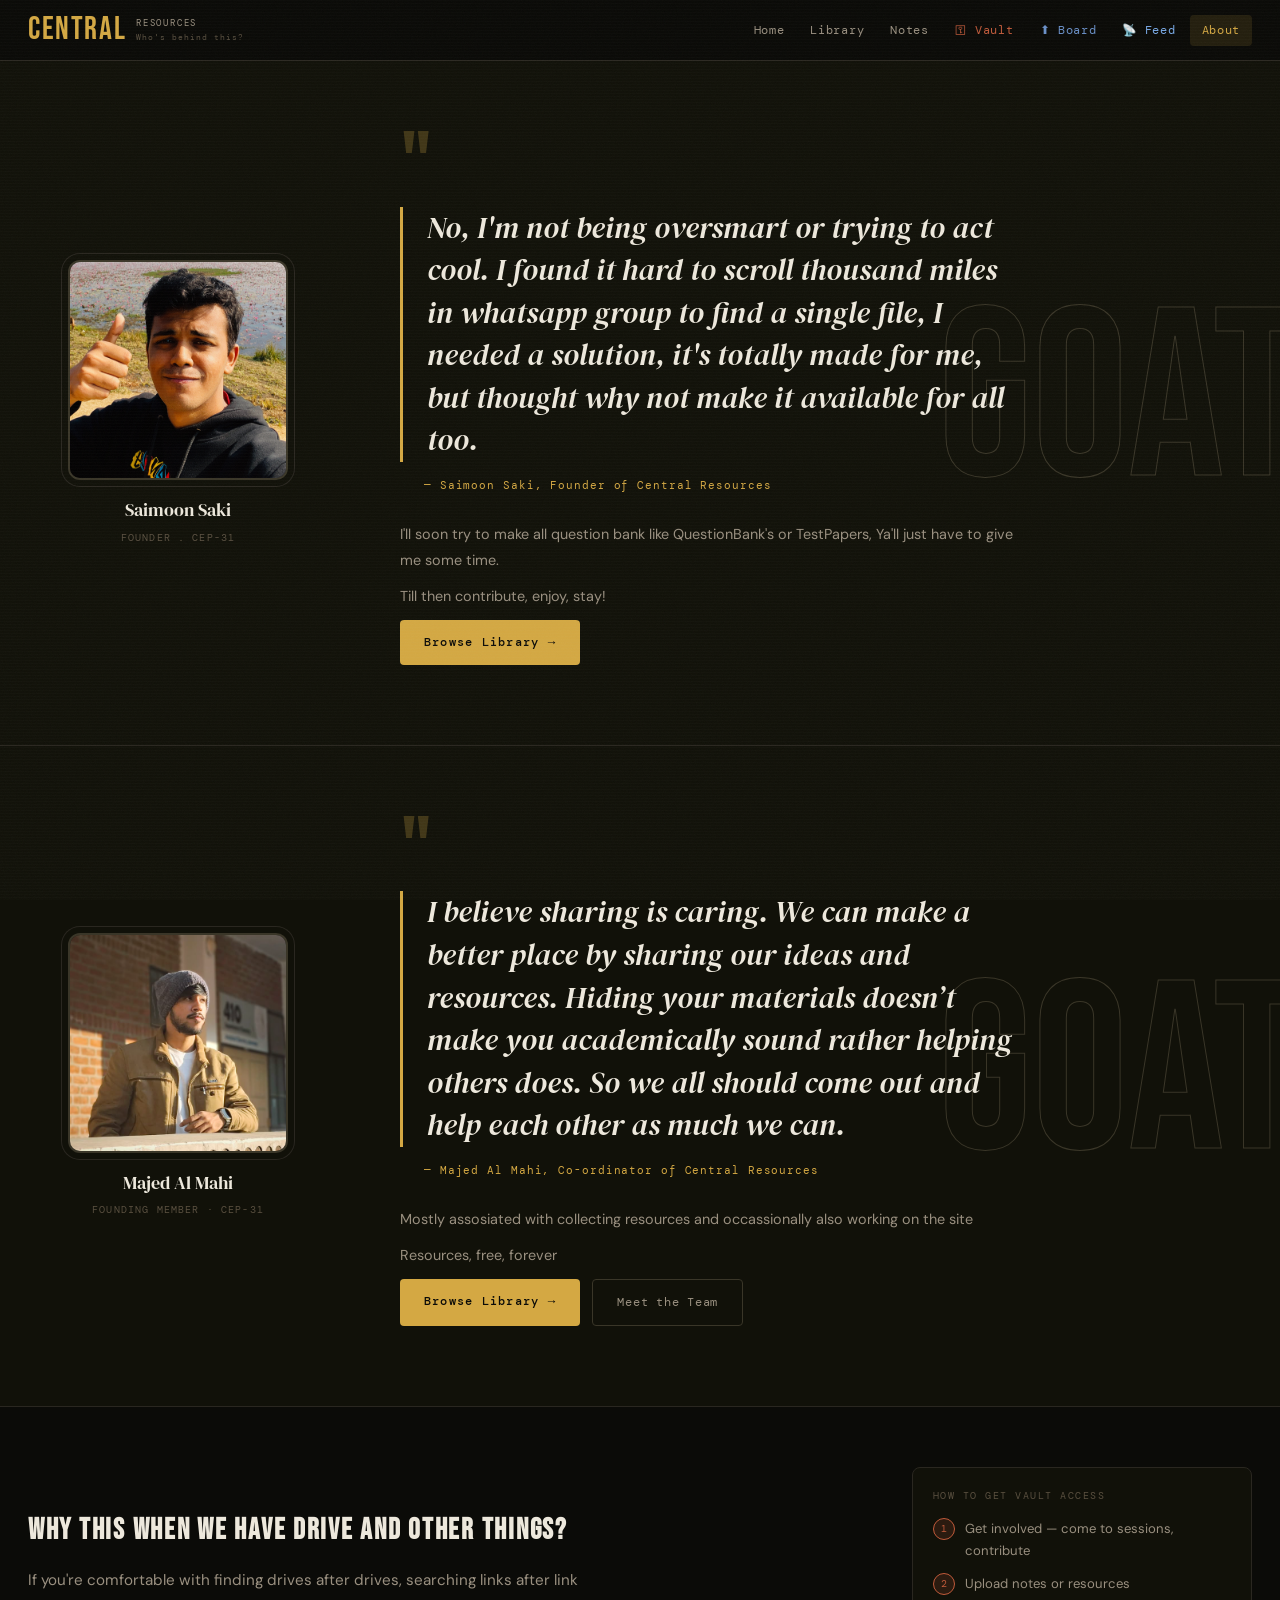
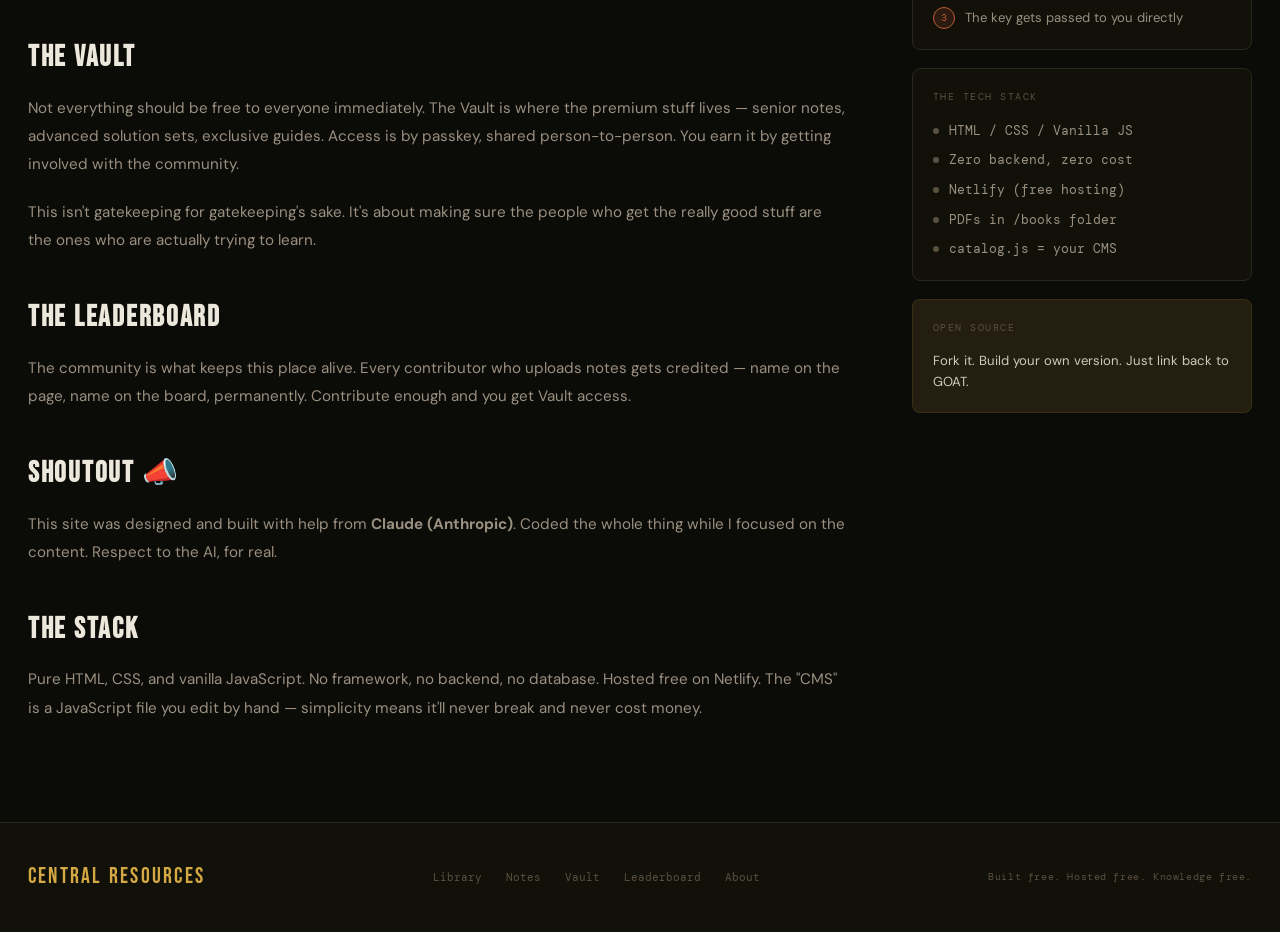
<file: central/about.html>
<!DOCTYPE html>
<html lang="en">
<head>
  <meta charset="UTF-8" />
  <meta name="viewport" content="width=device-width, initial-scale=1.0" />
  <title>Behind the Screen</title>
  <link rel="stylesheet" href="css/style.css" />
  <link rel="preconnect" href="https://fonts.googleapis.com" />
  <link href="https://fonts.googleapis.com/css2?family=Bebas+Neue&family=DM+Serif+Display:ital@0;1&family=DM+Mono:wght@300;400;500&family=DM+Sans:ital,wght@0,300;0,400;1,300&display=swap" rel="stylesheet" />
</head>
<body>
  <div class="noise"></div>
  <div class="scanlines"></div>

  <header class="site-header">
    <div class="header-inner">
      <a href="index.html" class="logo-block">
        <div class="logo-goat">Central</div>
        <div class="logo-right">
          <div class="logo-pub">Resources</div>
          <div class="logo-sub">Who's behind this?</div>
        </div>
      </a>
      <nav class="main-nav">
        <a href="index.html" class="nav-link">Home</a>
        <a href="library.html" class="nav-link">Library</a>
        <a href="notes.html" class="nav-link">Notes</a>
        <a href="vault.html" class="nav-link vault-link">⚿ Vault</a>
        <a href="leaderboard.html" class="nav-link lb-link">⬆ Board</a>
        <a href="feed.html" class="nav-link feed-link">📡 Feed</a>
        <a href="about.html" class="nav-link active">About</a>
      </nav>
    </div>
  </header>

  <!--
  ═══════════════════════════════════════════════════
   PERSONALISE THIS — 6 things to change:
   1. Drop your photo as:  images/founder.jpg
   2. Change "Your Name Here" below
   3. Change "Founder · ChE Year 3" below
   4. Change the quote text inside <blockquote>
   5. Change the sign-off line (.founder-quote-sig)
   6. Change the bio paragraph text
  ═══════════════════════════════════════════════════
  -->
  <section class="founder-hero">
    <div class="founder-hero-inner">

      <div class="founder-photo-col">
        <div class="founder-photo-frame">
          <img
            src="images/selfiesaki.png"
            alt="Founder"
            class="founder-photo"
            onerror="this.style.display='none';document.getElementById('founderFallback').style.display='flex';"
          />
          <div class="founder-photo-fallback" id="founderFallback">🐐</div>
        </div>
        <div class="founder-label">
          <div class="founder-name-tag">Saimoon Saki</div><!-- ← CHANGE THIS -->
          <div class="founder-role-tag">Founder . CEP-31</div><!-- ← CHANGE THIS -->
        </div>
      </div>

      <div class="founder-quote-col">
        <div class="founder-open-quote">"</div>
        <!-- ↓ CHANGE THIS QUOTE TO YOUR OWN WORDS -->
        <blockquote class="founder-quote-text">
         No, I'm not being oversmart or trying to act cool. I found it hard to scroll thousand miles in whatsapp group to find a single file, I needed a solution, it's totally made for me, but thought why not make it available for all too.</blockquote>
        <!-- ↓ CHANGE THE SIGN-OFF -->
        <div class="founder-quote-sig">— Saimoon Saki, Founder of Central Resources</div>
        <div class="founder-bio">
          <!-- ↓ CHANGE THIS BIO -->
          <p>I'll soon try to make all question bank like QuestionBank's or TestPapers, Ya'll just have to give me some time.</p>
          <p>Till then contribute, enjoy, stay!</p>
        </div>
        <div class="founder-cta-row">
          <a href="library.html" class="btn-primary">Browse Library →</a>
        </div>
      </div>

    </div>
  </section>
  
  <section class="founder-hero">
    <div class="founder-hero-inner">

      <div class="founder-photo-col">
        <div class="founder-photo-frame">
          <img
            src="images/majed.png"
            alt="Founder"
            class="founder-photo"
            onerror="this.style.display='none';document.getElementById('founderFallback').style.display='flex';"
          />
          <div class="founder-photo-fallback" id="founderFallback">🐐</div>
        </div>
        <div class="founder-label">
          <div class="founder-name-tag">Majed Al Mahi</div><!-- ← CHANGE THIS -->
          <div class="founder-role-tag">Founding Member · CEP-31</div><!-- ← CHANGE THIS -->
        </div>
      </div>

      <div class="founder-quote-col">
        <div class="founder-open-quote">"</div>
        <!-- ↓ CHANGE THIS QUOTE TO YOUR OWN WORDS -->
        <blockquote class="founder-quote-text">
          I believe sharing is caring. We can make a better place by sharing our ideas and resources. Hiding your materials doesn’t make you academically sound rather helping others does. So we all should come out and help each other as much we can.
        </blockquote>
        <!-- ↓ CHANGE THE SIGN-OFF -->
        <div class="founder-quote-sig">— Majed Al Mahi, Co-ordinator of Central Resources</div>
        <div class="founder-bio">
          <!-- ↓ CHANGE THIS BIO -->
          <p>Mostly assosiated with collecting resources and occassionally also working on the site</p>
          <p>Resources, free, forever</p>
        </div>
        <div class="founder-cta-row">
          <a href="library.html" class="btn-primary">Browse Library →</a>
          <a href="leaderboard.html" class="btn-ghost">Meet the Team</a>
        </div>
      </div>

    </div>
  </section>

  <div class="about-page">
    <div class="about-page-inner">
      <div class="about-layout">

        <div class="about-main">
          <h2>Why This When we have drive and other things?</h2>
          <p>If you're comfortable with finding drives after drives, searching links after link</p>

          <h2>The Vault</h2>
          <p>Not everything should be free to everyone immediately. The Vault is where the premium stuff lives — senior notes, advanced solution sets, exclusive guides. Access is by passkey, shared person-to-person. You earn it by getting involved with the community.</p>
          <p>This isn't gatekeeping for gatekeeping's sake. It's about making sure the people who get the really good stuff are the ones who are actually trying to learn.</p>

          <h2>The Leaderboard</h2>
          <p>The community is what keeps this place alive. Every contributor who uploads notes gets credited — name on the page, name on the board, permanently. Contribute enough and you get Vault access.</p>

          <h2>Shoutout 📣</h2>
          <p>This site was designed and built with help from <strong>Claude (Anthropic)</strong>. Coded the whole thing while I focused on the content. Respect to the AI, for real.</p>

          <h2>The Stack</h2>
          <p>Pure HTML, CSS, and vanilla JavaScript. No framework, no backend, no database. Hosted free on Netlify. The "CMS" is a JavaScript file you edit by hand — simplicity means it'll never break and never cost money.</p>
        </div>

        <div class="about-sidebar">
          <div class="sidebar-card">
            <div class="sidebar-card-title">How to get Vault access</div>
            <div class="vault-steps">
              <div class="vstep"><span class="vstep-n">1</span><span>Get involved — come to sessions, contribute</span></div>
              <div class="vstep"><span class="vstep-n">2</span><span>Upload notes or resources</span></div>
              <div class="vstep"><span class="vstep-n">3</span><span>The key gets passed to you directly</span></div>
            </div>
          </div>
          <div class="sidebar-card">
            <div class="sidebar-card-title">The Tech Stack</div>
            <div class="tech-list">
              <div class="tech-item"><span class="tech-dot"></span>HTML / CSS / Vanilla JS</div>
              <div class="tech-item"><span class="tech-dot"></span>Zero backend, zero cost</div>
              <div class="tech-item"><span class="tech-dot"></span>Netlify (free hosting)</div>
              <div class="tech-item"><span class="tech-dot"></span>PDFs in /books folder</div>
              <div class="tech-item"><span class="tech-dot"></span>catalog.js = your CMS</div>
            </div>
          </div>
          <div class="sidebar-card highlight-card">
            <div class="sidebar-card-title">Open Source</div>
            <p style="font-size:0.82rem;line-height:1.6;margin:0;opacity:0.85;">Fork it. Build your own version. Just link back to GOAT.</p>
          </div>
        </div>

      </div>
    </div>
  </div>

  <footer class="site-footer">
    <div class="footer-inner">
      <div class="footer-logo">CENTRAL RESOURCES</div>
      <div class="footer-links">
        <a href="library.html">Library</a>
        <a href="notes.html">Notes</a>
        <a href="vault.html">Vault</a>
        <a href="leaderboard.html">Leaderboard</a>
        <a href="about.html">About</a>
      </div>
      <div class="footer-copy">Built free. Hosted free. Knowledge free.</div>
    </div>
  </footer>
</body>
</html>
</file>
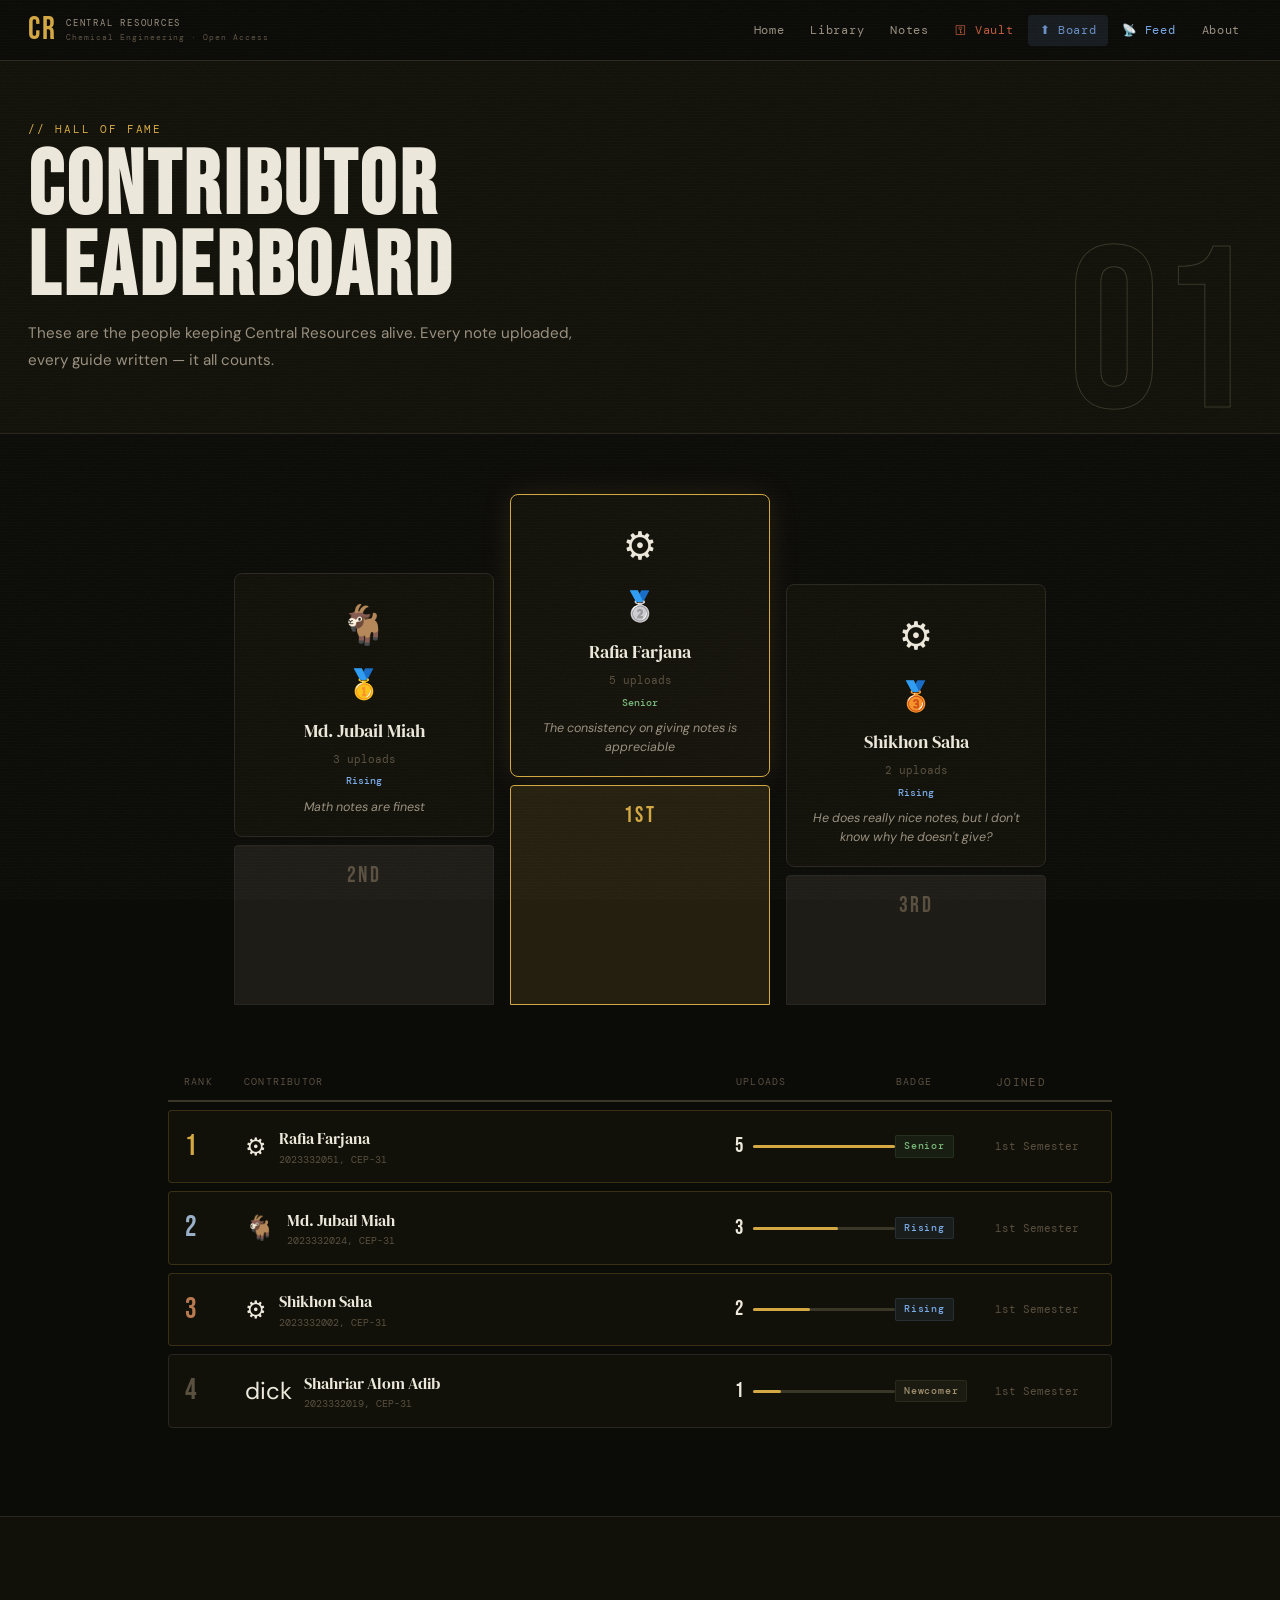
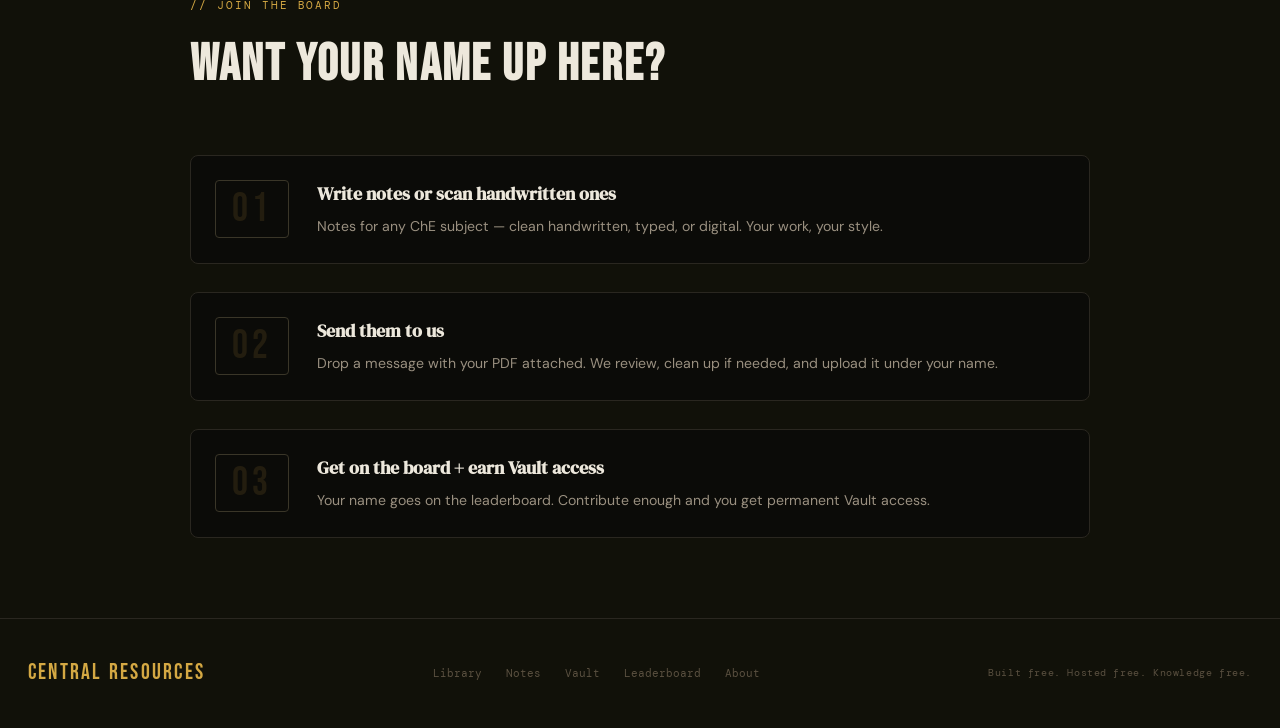
<file: central/leaderboard.html>
<!DOCTYPE html>
<html lang="en">
<head>
  <meta charset="UTF-8" />
  <meta name="viewport" content="width=device-width, initial-scale=1.0" />
  <title>Leaderboard — Central Resources</title>
  <link rel="stylesheet" href="css/style.css" />
  <link rel="preconnect" href="https://fonts.googleapis.com" />
  <link href="https://fonts.googleapis.com/css2?family=Bebas+Neue&family=DM+Serif+Display:ital@0;1&family=DM+Mono:wght@300;400;500&family=DM+Sans:ital,wght@0,300;0,400;1,300&display=swap" rel="stylesheet" />
</head>
<body>
  <div class="noise"></div>
  <div class="scanlines"></div>
  <header class="site-header">
    <div class="header-inner">
      <a href="index.html" class="logo-block">
        <div class="logo-goat">CR</div>
        <div class="logo-right"><div class="logo-pub">CENTRAL RESOURCES</div><div class="logo-sub">Chemical Engineering · Open Access</div></div>
      </a>
      <nav class="main-nav">
        <a href="index.html" class="nav-link">Home</a>
        <a href="library.html" class="nav-link">Library</a>
        <a href="notes.html" class="nav-link">Notes</a>
        <a href="vault.html" class="nav-link vault-link">⚿ Vault</a>
        <a href="leaderboard.html" class="nav-link lb-link active">⬆ Board</a>
        <a href="feed.html" class="nav-link feed-link">📡 Feed</a>
        <a href="about.html" class="nav-link">About</a>
      </nav>
    </div>
  </header>
  <div class="page-hero slim lb-hero">
    <div class="page-hero-inner">
      <div class="section-tag">// Hall of Fame</div>
      <h1 class="page-title lb-page-title">Contributor<br/>Leaderboard</h1>
      <p class="page-desc">These are the people keeping Central Resources alive. Every note uploaded, every guide written — it all counts.</p>
    </div>
    <div class="lb-hero-num" aria-hidden="true">01</div>
  </div>
  <div class="podium-section" id="podiumSection"></div>
  <div class="lb-body">
    <div class="lb-table-header">
      <span class="lb-th rank">Rank</span>
      <span class="lb-th name">Contributor</span>
      <span class="lb-th uploads">Uploads</span>
      <span class="lb-th badge">Badge</span>
      <span class="lb-th joined">Joined</span>
    </div>
    <div id="lbTable"></div>
  </div>
  <div class="lb-howto-section" id="howto">
    <div class="lb-howto-inner">
      <div class="section-tag">// Join the Board</div>
      <h2 class="section-title">Want your name up here?</h2>
      <div class="howto-steps">
        <div class="howto-step">
          <div class="step-num">01</div>
          <div class="step-text"><strong>Write notes or scan handwritten ones</strong><p>Notes for any ChE subject — clean handwritten, typed, or digital. Your work, your style.</p></div>
        </div>
        <div class="howto-step">
          <div class="step-num">02</div>
          <div class="step-text"><strong>Send them to us</strong><p>Drop a message with your PDF attached. We review, clean up if needed, and upload it under your name.</p></div>
        </div>
        <div class="howto-step">
          <div class="step-num">03</div>
          <div class="step-text"><strong>Get on the board + earn Vault access</strong><p>Your name goes on the leaderboard. Contribute enough and you get permanent Vault access.</p></div>
        </div>
      </div>
    </div>
  </div>
  <footer class="site-footer">
    <div class="footer-inner">
      <div class="footer-logo">CENTRAL RESOURCES</div>
      <div class="footer-links"><a href="library.html">Library</a><a href="notes.html">Notes</a><a href="vault.html">Vault</a><a href="leaderboard.html">Leaderboard</a><a href="about.html">About</a></div>
      <div class="footer-copy">Built free. Hosted free. Knowledge free.</div>
    </div>
  </footer>
  <script src="js/leaderboard-data.js"></script>
  <script src="js/leaderboard.js"></script>
</body>
</html>
</file>
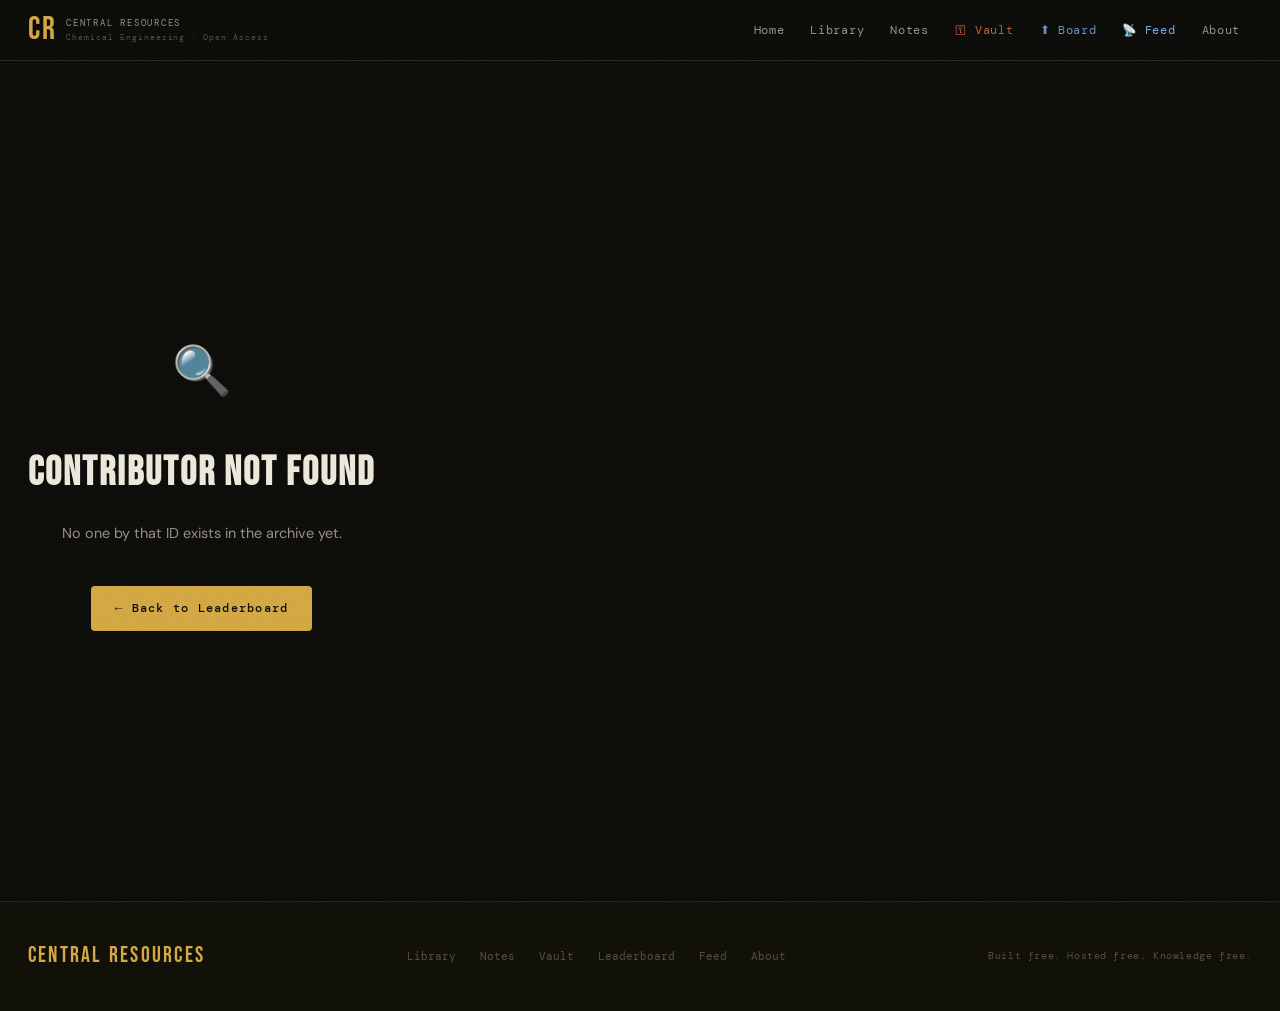
<file: central/profile.html>
<!DOCTYPE html>
<html lang="en">
<head>
  <meta charset="UTF-8" />
  <meta name="viewport" content="width=device-width, initial-scale=1.0" />
  <title>Profile — Central Resources</title>
  <link rel="stylesheet" href="css/style.css" />
  <link rel="preconnect" href="https://fonts.googleapis.com" />
  <link href="https://fonts.googleapis.com/css2?family=Bebas+Neue&family=DM+Serif+Display:ital@0;1&family=DM+Mono:wght@300;400;500&family=DM+Sans:ital,wght@0,300;0,400;1,300&display=swap" rel="stylesheet" />
</head>
<body>
  <div class="noise"></div>
  <div class="scanlines"></div>

  <header class="site-header">
    <div class="header-inner">
      <a href="index.html" class="logo-block">
        <div class="logo-goat">CR</div>
        <div class="logo-right">
          <div class="logo-pub">CENTRAL RESOURCES</div>
          <div class="logo-sub">Chemical Engineering · Open Access</div>
        </div>
      </a>
      <nav class="main-nav">
        <a href="index.html" class="nav-link">Home</a>
        <a href="library.html" class="nav-link">Library</a>
        <a href="notes.html" class="nav-link">Notes</a>
        <a href="vault.html" class="nav-link vault-link">⚿ Vault</a>
        <a href="leaderboard.html" class="nav-link lb-link">⬆ Board</a>
        <a href="feed.html" class="nav-link feed-link">📡 Feed</a>
        <a href="about.html" class="nav-link">About</a>
      </nav>
    </div>
  </header>

  <!-- NOT FOUND -->
  <div id="profileNotFound" style="display:none;">
    <div class="profile-notfound">
      <div class="empty-icon">🔍</div>
      <h2 class="profile-nf-title">Contributor not found</h2>
      <p class="profile-nf-desc">No one by that ID exists in the archive yet.</p>
      <a href="leaderboard.html" class="btn-primary" style="margin-top:16px;">← Back to Leaderboard</a>
    </div>
  </div>

  <!-- PROFILE PAGE -->
  <div id="profilePage" style="display:none;">

    <!-- ── HERO with BIG photo ── -->
    <div class="profile-hero">
      <div class="profile-hero-bg-rank" id="profileBgRank"></div>
      <div class="profile-hero-inner">

        <!-- LEFT: big photo column -->
        <div class="profile-photo-col">
          <div class="profile-photo-frame">
            <!--
              Photo loads automatically from:  images/{contributor-id}.jpg
              e.g. for id="rafiq" → upload images/rafiq.jpg to GitHub
              If no photo → their emoji shows instead. Nothing breaks.
            -->
            <img
              id="profilePhoto"
              class="profile-photo-big"
              alt="Profile photo"
              style="display:none;"
            />
            <div
              id="profilePhotoFallback"
              class="profile-photo-fallback-big"
              style="display:none;"
            ></div>
          </div>

          <!-- Rank badge under photo -->
          <div class="profile-photo-rank" id="profileRankBadge"></div>
        </div>

        <!-- RIGHT: name + info -->
        <div class="profile-hero-text">
          <div class="section-tag" id="profileRole"></div>
          <h1 class="profile-name" id="profileName"></h1>
          <div class="profile-joined" id="profileJoined"></div>
          <div class="profile-subjects" id="profileSubjects"></div>
        </div>

      </div>
    </div>

    <!-- Stats strip -->
    <div class="profile-stats-bar">
      <div class="stat"><span class="stat-num" id="statUploads">—</span><span class="stat-label">Uploads</span></div>
      <div class="stat-div">×</div>
      <div class="stat"><span class="stat-num" id="statBadge">—</span><span class="stat-label">Badge</span></div>
      <div class="stat-div">×</div>
      <div class="stat"><span class="stat-num" id="statRank">—</span><span class="stat-label">Rank</span></div>
      <div class="stat-div">×</div>
      <div class="stat"><span class="stat-num">∞</span><span class="stat-label">Impact</span></div>
    </div>

    <!-- Their quote -->
    <div class="profile-note-wrap" id="profileNoteWrap" style="display:none;">
      <div class="profile-note-inner">
        <div class="profile-note-label">// In their own words</div>
        <blockquote class="profile-note-text" id="profileNoteText"></blockquote>
      </div>
    </div>

    <!-- Their uploads -->
    <div class="profile-uploads-section">
      <div class="profile-uploads-header">
        <div class="section-tag">// Their Contributions</div>
        <h2 class="section-title" id="profileUploadsTitle">Uploads</h2>
      </div>
      <div class="notes-grid" id="profileNotesGrid"></div>
      <div class="empty-state" id="profileEmpty" style="display:none;">
        <div class="empty-icon">📭</div>
        <div class="empty-text">No uploads listed yet — check back soon.</div>
      </div>
    </div>

    <!-- Other contributors -->
    <div class="profile-others-section">
      <div class="profile-others-inner">
        <div class="section-tag">// Also Contributing</div>
        <h2 class="section-title" style="margin-bottom:24px;">The Team</h2>
        <div class="profile-others-grid" id="profileOthersGrid"></div>
        <div style="text-align:center;margin-top:32px;">
          <a href="leaderboard.html" class="btn-ghost">Full Leaderboard →</a>
        </div>
      </div>
    </div>

  </div><!-- /profilePage -->

  <footer class="site-footer">
    <div class="footer-inner">
      <div class="footer-logo">CENTRAL RESOURCES</div>
      <div class="footer-links">
        <a href="library.html">Library</a>
        <a href="notes.html">Notes</a>
        <a href="vault.html">Vault</a>
        <a href="leaderboard.html">Leaderboard</a>
        <a href="feed.html">Feed</a>
        <a href="about.html">About</a>
      </div>
      <div class="footer-copy">Built free. Hosted free. Knowledge free.</div>
    </div>
  </footer>

  <script src="js/catalog.js"></script>
  <script src="js/leaderboard-data.js"></script>
  <script src="js/main.js"></script>
  <script src="js/profile.js"></script>
</body>
</html>
</file>
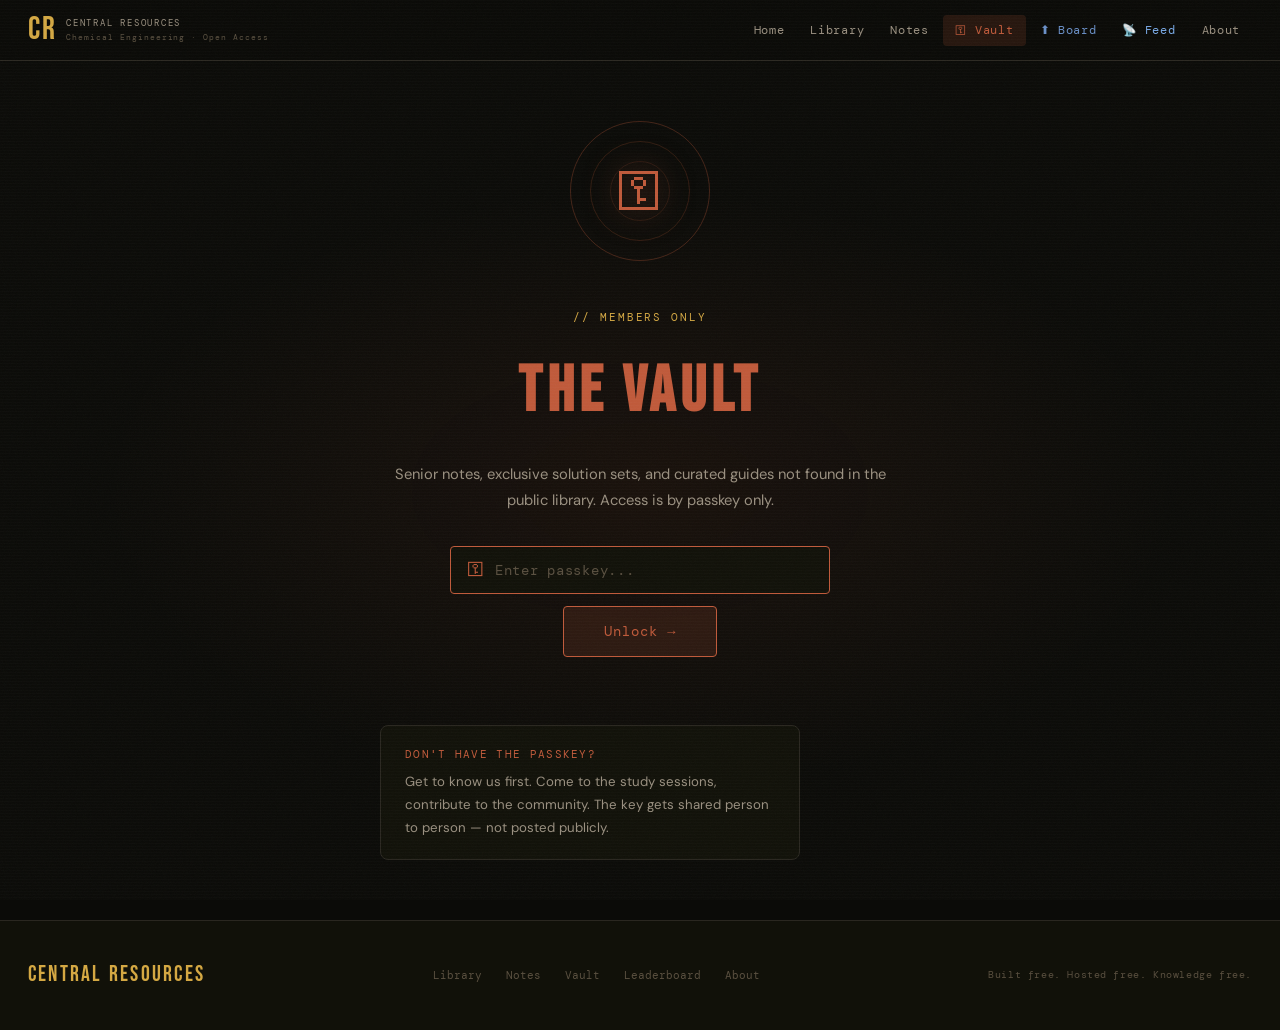
<file: central/vault.html>
<!DOCTYPE html>
<html lang="en">
<head>
  <meta charset="UTF-8" />
  <meta name="viewport" content="width=device-width, initial-scale=1.0" />
  <title>The Vault — Central Resources</title>
  <link rel="stylesheet" href="css/style.css" />
  <link rel="preconnect" href="https://fonts.googleapis.com" />
  <link href="https://fonts.googleapis.com/css2?family=Bebas+Neue&family=DM+Serif+Display:ital@0;1&family=DM+Mono:wght@300;400;500&family=DM+Sans:ital,wght@0,300;0,400;1,300&display=swap" rel="stylesheet" />
</head>
<body>
  <div class="noise"></div>
  <div class="scanlines"></div>
  <header class="site-header">
    <div class="header-inner">
      <a href="index.html" class="logo-block">
        <div class="logo-goat">CR</div>
        <div class="logo-right"><div class="logo-pub">CENTRAL RESOURCES</div><div class="logo-sub">Chemical Engineering · Open Access</div></div>
      </a>
      <nav class="main-nav">
        <a href="index.html" class="nav-link">Home</a>
        <a href="library.html" class="nav-link">Library</a>
        <a href="notes.html" class="nav-link">Notes</a>
        <a href="vault.html" class="nav-link vault-link active">⚿ Vault</a>
        <a href="leaderboard.html" class="nav-link lb-link">⬆ Board</a>
        <a href="feed.html" class="nav-link feed-link">📡 Feed</a>
        <a href="about.html" class="nav-link">About</a>
      </nav>
    </div>
  </header>

  <div id="vaultLocked" class="vault-locked-screen">
    <div class="vault-door">
      <div class="vault-door-ring ring1"></div>
      <div class="vault-door-ring ring2"></div>
      <div class="vault-door-ring ring3"></div>
      <div class="vault-door-symbol">⚿</div>
    </div>
    <div class="vault-lock-content">
      <div class="section-tag">// Members Only</div>
      <h1 class="vault-lock-title">The Vault</h1>
      <p class="vault-lock-desc">Senior notes, exclusive solution sets, and curated guides not found in the public library. Access is by passkey only.</p>
      <div class="vault-form">
        <div class="vault-input-wrap">
          <span class="vault-input-icon">⚿</span>
          <input type="password" id="passkeyInput" class="vault-input" placeholder="Enter passkey..." autocomplete="off" />
        </div>
        <button class="btn-vault large" onclick="tryUnlock()">Unlock →</button>
        <div class="vault-error" id="vaultError"></div>
      </div>
      <div class="vault-howto">
        <div class="vault-howto-title">Don't have the passkey?</div>
        <p>Get to know us first. Come to the study sessions, contribute to the community. The key gets shared person to person — not posted publicly.</p>
      </div>
    </div>
  </div>

  <div id="vaultUnlocked" style="display:none;">
    <div class="page-hero slim vault-hero">
      <div class="page-hero-inner">
        <div class="vault-unlocked-badge">✓ VAULT ACCESS GRANTED</div>
        <h1 class="page-title">The Vault</h1>
        <p class="page-desc">You're in. Don't share these files publicly — keep the circle tight.</p>
        <button class="btn-ghost small" onclick="lockVault()" style="margin-top:12px;">🔒 Lock &amp; Exit</button>
      </div>
    </div>
    <div class="library-controls">
      <div class="search-wrap">
        <span class="search-icon">⌕</span>
        <input type="text" id="vaultSearch" class="search-input" placeholder="Search vault..." />
      </div>
      <div class="filter-pills" id="vaultPills">
        <button class="pill active" data-filter="all">All</button>
        <button class="pill" data-filter="senior-notes">Senior Notes</button>
        <button class="pill" data-filter="solutions">Solutions</button>
        <button class="pill" data-filter="advanced">Advanced</button>
        <button class="pill" data-filter="past-papers">Past Papers</button>
        <button class="pill" data-filter="other">Other</button>
      </div>
    </div>
    <div class="library-body">
      <div class="library-count" id="vaultItemCount">— items</div>
      <div class="library-grid vault-grid" id="vaultGrid"></div>
      <div class="empty-state" id="vaultEmpty" style="display:none;"><div class="empty-icon">🔐</div><div class="empty-text">Nothing matches your search.</div></div>
    </div>
  </div>

  <footer class="site-footer">
    <div class="footer-inner">
      <div class="footer-logo">CENTRAL RESOURCES</div>
      <div class="footer-links"><a href="library.html">Library</a><a href="notes.html">Notes</a><a href="vault.html">Vault</a><a href="leaderboard.html">Leaderboard</a><a href="about.html">About</a></div>
      <div class="footer-copy">Built free. Hosted free. Knowledge free.</div>
    </div>
  </footer>
  <script src="js/catalog.js"></script>
  <script src="js/vault.js"></script>
</body>
</html>
</file>
<file: central/css/style.css>
/* ================================================================
   GOAT PUBLICATIONS — COMPLETE STYLESHEET
   ================================================================ */
:root {
  --bg:#0b0b08; --bg2:#111109; --bg3:#181714; --surface:#1e1c17;
  --border:#2a2720; --border2:#3a3628;
  --text:#ede8dc; --text2:#9a9080; --text3:#5a5040;
  --accent:#d4a843; --accent2:#f0c860;
  --accent-d:rgba(212,168,67,0.12); --accent-g:rgba(212,168,67,0.22);
  --vault:#c05a3a; --vault-d:rgba(192,90,58,0.15); --vault-g:rgba(192,90,58,0.25);
  --green:#6aaa6a; --blue:#6a90c8; --red:#c86a6a;
  --gold:#d4a843; --silver:#9ab0c8; --bronze:#b87850;
  --display:'Bebas Neue',Impact,sans-serif;
  --serif:'DM Serif Display',Georgia,serif;
  --mono:'DM Mono','Courier New',monospace;
  --sans:'DM Sans',system-ui,sans-serif;
  --r:4px; --r2:8px;
}
*,*::before,*::after{box-sizing:border-box;margin:0;padding:0}
html{scroll-behavior:smooth}
body{background:var(--bg);color:var(--text);font-family:var(--sans);font-size:15px;line-height:1.65;min-height:100vh;overflow-x:hidden}
a{color:var(--accent);text-decoration:none}
a:hover{text-decoration:underline}

/* ── TEXTURE ── */
.noise{pointer-events:none;position:fixed;inset:0;z-index:998;opacity:0.03;background-image:url("data:image/svg+xml,%3Csvg viewBox='0 0 256 256' xmlns='http://www.w3.org/2000/svg'%3E%3Cfilter id='n'%3E%3CfeTurbulence type='fractalNoise' baseFrequency='0.9' numOctaves='4' stitchTiles='stitch'/%3E%3C/filter%3E%3Crect width='100%25' height='100%25' filter='url(%23n)'/%3E%3C/svg%3E");background-size:200px 200px}
.scanlines{pointer-events:none;position:fixed;inset:0;z-index:997;opacity:0.015;background:repeating-linear-gradient(0deg,transparent,transparent 2px,#fff 2px,#fff 3px)}

/* ── HEADER ── */
.site-header{position:sticky;top:0;z-index:100;background:rgba(11,11,8,0.95);backdrop-filter:blur(16px);border-bottom:1px solid var(--border)}
.header-inner{max-width:1280px;margin:0 auto;padding:0 28px;height:60px;display:flex;align-items:center;gap:24px}
.logo-block{display:flex;align-items:center;gap:10px;text-decoration:none;color:inherit;flex-shrink:0}
.logo-goat{font-family:var(--display);font-size:2rem;letter-spacing:0.05em;color:var(--accent);line-height:1}
.logo-pub{font-family:var(--mono);font-size:0.55rem;letter-spacing:0.2em;color:var(--text2);text-transform:uppercase}
.logo-sub{font-family:var(--mono);font-size:0.5rem;letter-spacing:0.12em;color:var(--text3)}
.main-nav{display:flex;gap:2px;margin-left:auto}
.nav-link{font-family:var(--mono);font-size:0.72rem;color:var(--text2);padding:6px 12px;border-radius:var(--r);letter-spacing:0.06em;transition:all 0.2s;text-decoration:none}
.nav-link:hover,.nav-link.active{color:var(--accent);background:var(--accent-d);text-decoration:none}
.vault-link{color:var(--vault)!important}
.vault-link:hover,.vault-link.active{background:var(--vault-d)!important;color:var(--vault)!important}
.lb-link{color:var(--blue)!important}
.lb-link:hover,.lb-link.active{background:rgba(106,144,200,0.12)!important;color:var(--blue)!important}

/* ── BUTTONS ── */
.btn-primary{display:inline-block;background:var(--accent);color:#0b0b08;font-family:var(--mono);font-size:0.78rem;font-weight:500;letter-spacing:0.1em;padding:12px 24px;border-radius:var(--r);border:none;cursor:pointer;transition:background 0.2s,transform 0.15s;text-decoration:none}
.btn-primary:hover{background:var(--accent2);text-decoration:none;transform:translateY(-1px)}
.btn-primary.small{padding:7px 14px;font-size:0.7rem}
.btn-ghost{display:inline-block;background:transparent;color:var(--text2);font-family:var(--mono);font-size:0.78rem;letter-spacing:0.06em;padding:12px 24px;border-radius:var(--r);border:1px solid var(--border2);cursor:pointer;transition:all 0.2s;text-decoration:none}
.btn-ghost:hover{border-color:var(--accent);color:var(--accent);text-decoration:none}
.btn-ghost.small{padding:7px 14px;font-size:0.7rem}
.btn-vault{display:inline-block;background:var(--vault-d);color:var(--vault);font-family:var(--mono);font-size:0.78rem;letter-spacing:0.08em;padding:12px 24px;border-radius:var(--r);border:1px solid var(--vault);cursor:pointer;transition:all 0.2s;text-decoration:none}
.btn-vault:hover{background:var(--vault-g);text-decoration:none;transform:translateY(-1px)}
.btn-vault.large{padding:16px 40px;font-size:0.85rem}

/* ── HERO ── */
.hero{position:relative;min-height:92vh;display:flex;flex-direction:column;justify-content:center;padding:80px 28px 0;overflow:hidden}
.hero-stamp{position:absolute;top:40px;right:40px;font-family:var(--display);font-size:0.9rem;letter-spacing:0.2em;color:var(--accent);border:2px solid var(--accent);border-radius:50%;width:90px;height:90px;display:flex;align-items:center;justify-content:center;text-align:center;line-height:1.2;opacity:0.6;transform:rotate(12deg);animation:stampFloat 6s ease-in-out infinite alternate}
@keyframes stampFloat{from{transform:rotate(12deg) scale(1)}to{transform:rotate(15deg) scale(1.04)}}
.hero-content{max-width:1280px;margin:0 auto;width:100%;position:relative;z-index:1}
.hero-issue{font-family:var(--mono);font-size:0.7rem;color:var(--text3);letter-spacing:0.2em;text-transform:uppercase;margin-bottom:20px;opacity:0;animation:fadeUp 0.5s 0.1s forwards}
.hero-title{font-family:var(--display);font-size:clamp(5rem,14vw,13rem);line-height:0.92;letter-spacing:0.02em;color:var(--text);margin-bottom:28px;opacity:0;animation:fadeUp 0.6s 0.2s forwards}
.hero-title em{font-family:var(--serif);font-style:italic;color:var(--accent);font-size:0.72em}
.hero-tagline{font-size:1rem;color:var(--text2);max-width:560px;line-height:1.75;margin-bottom:8px;opacity:0;animation:fadeUp 0.6s 0.3s forwards}
.hero-asterisk{font-family:var(--mono);font-size:0.72rem;color:var(--vault);margin-bottom:36px;opacity:0;animation:fadeUp 0.6s 0.35s forwards}
.hero-cta-row{display:flex;gap:12px;flex-wrap:wrap;opacity:0;animation:fadeUp 0.6s 0.45s forwards}
@keyframes fadeUp{from{opacity:0;transform:translateY(16px)}to{opacity:1;transform:translateY(0)}}

/* ── TICKER ── */
.hero-ticker{margin-top:80px;border-top:1px solid var(--border);border-bottom:1px solid var(--border);padding:10px 0;overflow:hidden;background:var(--bg2)}
.ticker-inner{display:flex;gap:28px;width:max-content;animation:ticker 32s linear infinite;font-family:var(--mono);font-size:0.7rem;color:var(--text3);letter-spacing:0.12em;text-transform:uppercase}
.ticker-inner .dot{color:var(--accent)}
@keyframes ticker{from{transform:translateX(0)}to{transform:translateX(-50%)}}

/* ── STATS BAR ── */
.stats-bar{display:flex;align-items:center;justify-content:center;gap:32px;flex-wrap:wrap;padding:28px;background:var(--bg2);border-bottom:1px solid var(--border)}
.stat{text-align:center}
.stat-num{display:block;font-family:var(--display);font-size:2.4rem;letter-spacing:0.05em;color:var(--accent);line-height:1}
.stat-label{display:block;font-family:var(--mono);font-size:0.6rem;color:var(--text3);letter-spacing:0.15em;text-transform:uppercase;margin-top:3px}
.stat-div{color:var(--border2);font-family:var(--display);font-size:2rem;opacity:0.6}

/* ── SECTION ── */
.section-tag{display:block;font-family:var(--mono);font-size:0.68rem;color:var(--accent);letter-spacing:0.18em;text-transform:uppercase;margin-bottom:8px}
.section-title{font-family:var(--display);font-size:clamp(2.2rem,4vw,3.5rem);letter-spacing:0.04em;color:var(--text);margin-bottom:36px}
.section-cta{text-align:center;margin-top:48px}
.section-block{max-width:1280px;margin:0 auto;padding:80px 28px}
.section-header{margin-bottom:0}

/* ── CARDS ── */
.card-grid{display:grid;grid-template-columns:repeat(auto-fill,minmax(290px,1fr));gap:20px}
.card{background:var(--bg2);border:1px solid var(--border);border-radius:var(--r2);overflow:hidden;transition:border-color 0.2s,transform 0.2s;display:flex;flex-direction:column}
.card:hover{border-color:var(--accent);transform:translateY(-3px)}
.card-cover{background:var(--bg3);height:110px;display:flex;align-items:center;justify-content:center;position:relative;border-bottom:1px solid var(--border)}
.card-emoji{font-size:2.8rem;line-height:1}
.card-badge{position:absolute;top:10px;right:10px;font-family:var(--mono);font-size:0.58rem;color:var(--accent);background:var(--accent-d);border:1px solid var(--accent-d);padding:2px 7px;border-radius:2px;letter-spacing:0.1em}
.card-body{padding:18px;display:flex;flex-direction:column;flex:1}
.card-subject{font-family:var(--mono);font-size:0.62rem;color:var(--text3);text-transform:uppercase;letter-spacing:0.1em;margin-bottom:5px}
.card-title{font-family:var(--serif);font-size:1rem;color:var(--text);line-height:1.3;margin-bottom:4px}
.card-author{font-family:var(--mono);font-size:0.65rem;color:var(--text3);margin-bottom:10px;font-style:italic}
.card-desc{font-size:0.82rem;color:var(--text2);line-height:1.6;flex:1;margin-bottom:14px}
.card-footer{display:flex;justify-content:space-between;align-items:center;border-top:1px solid var(--border);padding-top:12px;margin-top:auto}
.card-meta{font-family:var(--mono);font-size:0.62rem;color:var(--text3)}
.card-dl{font-family:var(--mono);font-size:0.7rem;color:var(--accent);padding:5px 12px;border:1px solid var(--accent-d);border-radius:2px;background:var(--accent-d);transition:background 0.2s;text-decoration:none}
.card-dl:hover{background:var(--accent-g);text-decoration:none}

/* ── VAULT TEASER ── */
.vault-teaser{background:var(--bg2);border-top:1px solid var(--border);border-bottom:1px solid var(--border);padding:80px 28px}
.vault-teaser-inner{max-width:1280px;margin:0 auto;display:flex;gap:64px;align-items:center}
.vault-icon-big{font-size:6rem;flex-shrink:0;color:var(--vault);line-height:1;animation:vaultPulse 3s ease-in-out infinite;filter:drop-shadow(0 0 20px rgba(192,90,58,0.3))}
@keyframes vaultPulse{0%,100%{opacity:0.8;transform:scale(1)}50%{opacity:1;transform:scale(1.05)}}
.vault-teaser-text{max-width:600px}
.vault-teaser-title{font-family:var(--display);font-size:3.5rem;letter-spacing:0.05em;color:var(--vault);margin:8px 0 16px}
.vault-teaser-text p{font-size:0.95rem;color:var(--text2);line-height:1.75;margin-bottom:24px}

/* ── LB PREVIEW (homepage) ── */
.lb-preview{display:flex;flex-direction:column;gap:12px;max-width:640px}
.lb-preview-row{display:flex;align-items:center;gap:16px;background:var(--bg2);border:1px solid var(--border);border-radius:var(--r);padding:14px 20px;transition:border-color 0.2s;text-decoration:none;color:var(--text)}
.lb-preview-row:hover{border-color:var(--accent);text-decoration:none;color:var(--text)}
.lb-preview-rank{font-family:var(--display);font-size:1.6rem;width:36px;text-align:center;flex-shrink:0}
.lb-preview-rank.gold{color:var(--gold)}.lb-preview-rank.silver{color:var(--silver)}.lb-preview-rank.bronze{color:var(--bronze)}
.lb-preview-emoji{font-size:1.4rem;flex-shrink:0}
.lb-preview-name{font-family:var(--serif);font-size:1rem;flex:1}
.lb-preview-uploads{font-family:var(--mono);font-size:0.68rem;color:var(--text3)}
.lb-preview-badge{font-family:var(--mono);font-size:0.65rem;font-weight:500}

/* ── ABOUT STRIP ── */
.about-strip{padding:80px 28px}
.about-strip-inner{max-width:1280px;margin:0 auto;display:grid;grid-template-columns:1fr 1fr;gap:80px;align-items:center}
.about-quote{font-family:var(--display);font-size:clamp(2.5rem,4vw,4rem);letter-spacing:0.04em;line-height:1.0;border-left:4px solid var(--accent);padding-left:32px}
.about-quote em{font-family:var(--serif);font-style:italic;color:var(--accent);display:block;margin-top:4px}
.about-body p{font-size:0.95rem;color:var(--text2);line-height:1.8;margin-bottom:20px}

/* ── FOOTER ── */
.site-footer{background:var(--bg2);border-top:1px solid var(--border);padding:36px 28px}
.footer-inner{max-width:1280px;margin:0 auto;display:flex;align-items:center;justify-content:space-between;flex-wrap:wrap;gap:16px}
.footer-logo{font-family:var(--display);font-size:1.4rem;letter-spacing:0.1em;color:var(--accent)}
.footer-links{display:flex;gap:24px}
.footer-links a{font-family:var(--mono);font-size:0.7rem;color:var(--text3);text-decoration:none}
.footer-links a:hover{color:var(--accent);text-decoration:none}
.footer-copy{font-family:var(--mono);font-size:0.62rem;color:var(--text3);letter-spacing:0.06em}

/* ── PAGE HERO ── */
.page-hero.slim{padding:60px 28px;border-bottom:1px solid var(--border);background:var(--bg2);position:relative;overflow:hidden}
.page-hero-inner{max-width:1280px;margin:0 auto;position:relative;z-index:1}
.page-title{font-family:var(--display);font-size:clamp(3rem,7vw,6rem);letter-spacing:0.04em;color:var(--text);margin:8px 0 12px;line-height:1}
.page-desc{font-size:0.95rem;color:var(--text2);max-width:580px;line-height:1.75}

/* ── LIBRARY CONTROLS ── */
.library-controls{max-width:1280px;margin:0 auto;padding:28px 28px 0;display:flex;flex-direction:column;gap:14px}
.search-wrap{display:flex;align-items:center;gap:10px;background:var(--bg2);border:1px solid var(--border);border-radius:var(--r);padding:0 16px}
.search-icon{color:var(--text3);font-size:1.2rem}
.search-input{background:transparent;border:none;outline:none;color:var(--text);font-family:var(--mono);font-size:0.82rem;width:100%;padding:13px 0}
.search-input::placeholder{color:var(--text3)}
.filter-pills{display:flex;flex-wrap:wrap;gap:8px}
.pill{font-family:var(--mono);font-size:0.68rem;color:var(--text3);background:var(--bg2);border:1px solid var(--border);border-radius:20px;padding:5px 14px;cursor:pointer;letter-spacing:0.05em;transition:all 0.2s}
.pill:hover{border-color:var(--accent);color:var(--accent)}
.pill.active{background:var(--accent);border-color:var(--accent);color:#0b0b08}
.library-body{max-width:1280px;margin:0 auto;padding:28px 28px 80px}
.library-count{font-family:var(--mono);font-size:0.68rem;color:var(--text3);letter-spacing:0.1em;margin-bottom:20px}
.library-grid{display:grid;grid-template-columns:repeat(auto-fill,minmax(280px,1fr));gap:18px}

/* ── NOTES GRID ── */
.notes-grid{display:flex;flex-direction:column;gap:14px}
.note-card{display:grid;grid-template-columns:100px 1fr;background:var(--bg2);border:1px solid var(--border);border-radius:var(--r2);overflow:hidden;transition:border-color 0.2s}
.note-card:hover{border-color:var(--accent)}
.note-card-cover{background:var(--bg3);display:flex;flex-direction:column;align-items:center;justify-content:center;gap:8px;border-right:1px solid var(--border);padding:20px 10px;position:relative}
.note-cover-sym{font-family:var(--display);font-size:2rem;color:var(--accent);letter-spacing:0.05em;text-align:center;line-height:1}
.note-card-cover .card-badge{position:static;margin-top:4px}
.note-card-body{padding:20px}
.note-meta-row{display:flex;align-items:center;gap:12px;margin-bottom:6px;flex-wrap:wrap}
.note-date{font-family:var(--mono);font-size:0.62rem;color:var(--text3);margin-left:auto}
.note-contributor{font-family:var(--mono);font-size:0.7rem;color:var(--text3);margin-bottom:8px}
.contrib-dot{color:var(--accent);margin-right:4px}
.note-footer{display:flex;justify-content:space-between;align-items:center;margin-top:12px;flex-wrap:wrap;gap:8px}
.note-tags{display:flex;gap:6px;flex-wrap:wrap}
.tag{font-family:var(--mono);font-size:0.58rem;color:var(--text3);background:var(--bg3);border:1px solid var(--border);border-radius:2px;padding:2px 6px}

/* ── CONTRIBUTE CTA ── */
.contribute-cta{background:var(--bg2);border-top:1px solid var(--border);padding:60px 28px}
.contribute-cta-inner{max-width:1280px;margin:0 auto;display:flex;align-items:center;gap:32px;flex-wrap:wrap}
.contribute-icon{font-size:3rem;color:var(--accent);flex-shrink:0}
.contribute-text{flex:1}
.contribute-text h3{font-family:var(--display);font-size:1.8rem;letter-spacing:0.05em;margin-bottom:6px}
.contribute-text p{font-size:0.88rem;color:var(--text2)}

/* ── EMPTY STATE ── */
.empty-state{flex-direction:column;align-items:center;justify-content:center;padding:80px 24px;text-align:center}
.empty-icon{font-size:3rem;margin-bottom:14px}
.empty-text{font-family:var(--mono);font-size:0.82rem;color:var(--text3)}

/* ── VAULT PAGE ── */
.vault-locked-screen{min-height:calc(100vh - 60px);display:flex;align-items:center;justify-content:center;flex-direction:column;gap:48px;padding:60px 28px;background:radial-gradient(ellipse 60% 50% at 50% 50%,rgba(192,90,58,0.08) 0%,transparent 70%),var(--bg)}
.vault-door{position:relative;width:140px;height:140px;display:flex;align-items:center;justify-content:center;flex-shrink:0}
.vault-door-ring{position:absolute;border-radius:50%;border:1.5px solid rgba(192,90,58,0.3);animation:ringRotate 8s linear infinite}
.ring1{width:140px;height:140px;animation-duration:10s}.ring2{width:100px;height:100px;animation-duration:7s;animation-direction:reverse;border-color:rgba(192,90,58,0.2)}.ring3{width:60px;height:60px;animation-duration:5s;border-color:rgba(192,90,58,0.15)}
@keyframes ringRotate{from{transform:rotate(0deg)}to{transform:rotate(360deg)}}
.vault-door-symbol{font-size:3rem;color:var(--vault);z-index:1;filter:drop-shadow(0 0 16px rgba(192,90,58,0.5));animation:vaultPulse 3s ease-in-out infinite}
.vault-lock-content{max-width:520px;text-align:center}
.vault-lock-title{font-family:var(--display);font-size:4rem;letter-spacing:0.08em;color:var(--vault);margin:12px 0 16px}
.vault-lock-desc{font-size:0.92rem;color:var(--text2);line-height:1.8;margin-bottom:32px}
.vault-form{display:flex;flex-direction:column;gap:12px;align-items:center}
.vault-input-wrap{display:flex;align-items:center;gap:10px;background:var(--bg2);border:1px solid var(--vault);border-radius:var(--r);padding:0 16px;width:100%;max-width:380px;transition:border-color 0.2s}
.vault-input-icon{color:var(--vault);font-size:1.1rem}
.vault-input{background:transparent;border:none;outline:none;color:var(--text);font-family:var(--mono);font-size:0.9rem;width:100%;padding:14px 0;letter-spacing:0.15em}
.vault-input::placeholder{color:var(--text3);letter-spacing:0.05em}
.vault-error{font-family:var(--mono);font-size:0.72rem;color:var(--red);min-height:20px;text-align:center}
.vault-howto{margin-top:36px;padding:20px 24px;background:var(--bg2);border:1px solid var(--border);border-radius:var(--r2);max-width:420px;text-align:left}
.vault-howto-title{font-family:var(--mono);font-size:0.68rem;color:var(--vault);letter-spacing:0.12em;text-transform:uppercase;margin-bottom:8px}
.vault-howto p{font-size:0.83rem;color:var(--text2);line-height:1.7}
@keyframes shake{0%,100%{transform:translateX(0)}20%{transform:translateX(-8px)}40%{transform:translateX(8px)}60%{transform:translateX(-5px)}80%{transform:translateX(5px)}}
.shake{animation:shake 0.4s ease}
.vault-hero{background:linear-gradient(135deg,var(--vault-d) 0%,var(--bg2) 100%)!important}
.vault-unlocked-badge{font-family:var(--mono);font-size:0.68rem;color:var(--green);border:1px solid var(--green);border-radius:2px;padding:4px 12px;letter-spacing:0.15em;display:inline-block;margin-bottom:12px}
.vault-card{border-color:rgba(192,90,58,0.2)!important}.vault-card:hover{border-color:var(--vault)!important}
.vault-cover{background:linear-gradient(135deg,#1a0d0a,var(--bg3))!important}
.vault-card-shimmer{position:absolute;inset:0;background:linear-gradient(135deg,transparent 40%,rgba(192,90,58,0.05) 100%);pointer-events:none}
.vault-dl{color:var(--vault)!important;border-color:rgba(192,90,58,0.2)!important;background:rgba(192,90,58,0.1)!important}
.vault-dl:hover{background:rgba(192,90,58,0.22)!important}
.vault-tags{display:flex;gap:6px;flex-wrap:wrap}

/* ── LEADERBOARD PAGE ── */
.lb-hero{position:relative;overflow:hidden}
.lb-page-title{line-height:0.9}
.lb-hero-num{position:absolute;right:28px;bottom:-20px;font-family:var(--display);font-size:clamp(8rem,18vw,18rem);color:transparent;-webkit-text-stroke:1px var(--border2);line-height:1;pointer-events:none;z-index:0}
.podium-section{padding:60px 28px}
.podium-wrap{max-width:900px;margin:0 auto;display:flex;align-items:flex-end;justify-content:center;gap:16px}
.podium-slot{display:flex;flex-direction:column;align-items:center;flex:1;max-width:260px}
.podium-card{background:var(--bg2);border:1px solid var(--border);border-radius:var(--r2);padding:20px 16px;text-align:center;width:100%;margin-bottom:8px;transition:border-color 0.2s;display:block}
.podium-card:hover{text-decoration:none;border-color:var(--accent)}
.podium-first .podium-card{border-color:var(--accent);background:linear-gradient(135deg,var(--bg2),rgba(212,168,67,0.05));box-shadow:0 0 30px rgba(212,168,67,0.12)}
.podium-emoji{font-size:2.4rem;margin-bottom:4px}
.podium-crown{font-size:1.8rem;margin-bottom:8px}
.podium-name{font-family:var(--serif);font-size:1.1rem;color:var(--text);margin-bottom:4px}
.podium-uploads{font-family:var(--mono);font-size:0.7rem;color:var(--text3);margin-bottom:4px}
.podium-badge{font-family:var(--mono);font-size:0.65rem;font-weight:500;margin-bottom:8px}
.podium-note{font-size:0.78rem;color:var(--text2);line-height:1.5;font-style:italic}
.podium-block{width:100%;background:var(--surface);border:1px solid var(--border);border-radius:var(--r) var(--r) 0 0;display:flex;align-items:flex-start;justify-content:center;padding-top:12px}
.podium-first .podium-block{background:var(--accent-d);border-color:var(--accent)}
.podium-position{font-family:var(--display);font-size:1.4rem;letter-spacing:0.1em;color:var(--text3)}
.podium-first .podium-position{color:var(--accent)}
.lb-body{max-width:1000px;margin:0 auto;padding:0 28px 80px}
.lb-table-header{display:flex;align-items:center;border-bottom:2px solid var(--border2);padding:8px 16px;margin-bottom:8px}
.lb-th{font-family:var(--mono);font-size:0.62rem;color:var(--text3);letter-spacing:0.12em;text-transform:uppercase}
.lb-row{display:flex;align-items:center;background:var(--bg2);border:1px solid var(--border);border-radius:var(--r);padding:12px 16px;margin-bottom:8px;transition:border-color 0.2s}
.lb-row:hover{border-color:var(--accent)}
.top-row{border-color:rgba(212,168,67,0.2)}
.lb-td,.lb-th{display:flex;align-items:center}
.lb-td.rank,.lb-th.rank{width:60px;flex-shrink:0}
.lb-td.name,.lb-th.name{flex:1;gap:12px;min-width:0}
.lb-td.uploads,.lb-th.uploads{width:160px;flex-shrink:0;gap:10px}
.lb-td.badge,.lb-th.badge{width:100px;flex-shrink:0}
.lb-td.joined,.lb-th.joined{width:100px;flex-shrink:0;font-family:var(--mono);font-size:0.7rem;color:var(--text3)}
.rank-num{font-family:var(--display);font-size:1.8rem;letter-spacing:0.05em;color:var(--text3)}
.rank-gold{color:var(--gold)}.rank-silver{color:var(--silver)}.rank-bronze{color:var(--bronze)}
.contributor-emoji{font-size:1.5rem;flex-shrink:0}
.contributor-link{text-decoration:none;color:inherit;display:flex;flex-direction:column;transition:color 0.2s}
.contributor-link:hover .contributor-name{color:var(--accent)}
.contributor-link:hover{text-decoration:none}
.contributor-name{font-family:var(--serif);font-size:1rem;color:var(--text)}
.contributor-role{font-family:var(--mono);font-size:0.62rem;color:var(--text3)}
.upload-count{font-family:var(--display);font-size:1.3rem;color:var(--text);flex-shrink:0}
.upload-bar-wrap{flex:1;height:3px;background:var(--border2);border-radius:2px}
.upload-bar{display:block;height:100%;background:var(--accent);border-radius:2px}
.badge-chip{font-family:var(--mono);font-size:0.62rem;font-weight:500;border:1px solid;border-radius:2px;padding:2px 8px;letter-spacing:0.08em}
.lb-howto-section{background:var(--bg2);border-top:1px solid var(--border);padding:80px 28px}
.lb-howto-section .section-title{margin-bottom:48px}
.lb-howto-inner{max-width:900px;margin:0 auto}
.howto-steps{display:flex;flex-direction:column;gap:28px}
.howto-step{display:flex;gap:28px;align-items:flex-start;padding:24px;background:var(--bg);border:1px solid var(--border);border-radius:var(--r2);transition:border-color 0.2s}
.howto-step:hover{border-color:var(--accent)}
.step-num{font-family:var(--display);font-size:2.5rem;color:var(--accent-d);letter-spacing:0.1em;flex-shrink:0;line-height:1;border:1px solid var(--border2);border-radius:var(--r);padding:8px 16px;transition:all 0.2s}
.howto-step:hover .step-num{color:var(--accent);border-color:var(--accent)}
.step-text strong{font-family:var(--serif);font-size:1.1rem;color:var(--text);display:block;margin-bottom:6px}
.step-text p{font-size:0.88rem;color:var(--text2);line-height:1.7}

/* ════════════════════════════════════════
   ABOUT PAGE — FOUNDER HERO
   ════════════════════════════════════════ */
.founder-hero{background:var(--bg2);border-bottom:1px solid var(--border);padding:80px 28px;position:relative;overflow:hidden}
.founder-hero::before{content:"GOAT";position:absolute;right:-20px;top:50%;transform:translateY(-50%);font-family:var(--display);font-size:clamp(120px,20vw,240px);color:transparent;-webkit-text-stroke:1px var(--border2);pointer-events:none;line-height:1;z-index:0}
.founder-hero-inner{max-width:1280px;margin:0 auto;position:relative;z-index:1;display:grid;grid-template-columns:300px 1fr;gap:72px;align-items:center}
.founder-photo-col{display:flex;flex-direction:column;align-items:center;gap:16px}
.founder-photo-frame{width:220px;height:220px;border-radius:12px;overflow:hidden;background:var(--bg3);border:2px solid var(--border2);box-shadow:0 0 0 6px var(--bg2),0 0 0 7px var(--border);position:relative}
.founder-photo{width:100%;height:100%;object-fit:cover;object-position:center top;display:block}
.founder-photo-fallback{width:100%;height:100%;display:none;align-items:center;justify-content:center;font-size:5rem;background:linear-gradient(135deg,var(--bg3),var(--surface))}
.founder-label{text-align:center}
.founder-name-tag{font-family:var(--serif);font-size:1.1rem;color:var(--text);display:block}
.founder-role-tag{font-family:var(--mono);font-size:0.6rem;color:var(--text3);letter-spacing:0.12em;text-transform:uppercase;margin-top:4px;display:block}
.founder-quote-col{max-width:620px}
.founder-open-quote{font-family:var(--display);font-size:6rem;line-height:0.6;color:var(--accent);opacity:0.25;margin-bottom:8px}
.founder-quote-text{font-family:var(--serif);font-size:clamp(1.3rem,2.4vw,1.9rem);font-style:italic;color:var(--text);line-height:1.4;border-left:3px solid var(--accent);padding-left:24px;margin-bottom:14px}
.founder-quote-sig{font-family:var(--mono);font-size:0.7rem;color:var(--accent);letter-spacing:0.08em;padding-left:24px;margin-bottom:28px}
.founder-bio p{font-size:0.9rem;color:var(--text2);line-height:1.8;margin-bottom:10px}
.founder-cta-row{display:flex;gap:12px;flex-wrap:wrap;margin-top:8px}
.about-page{padding:60px 28px 80px}
.about-page-inner{max-width:1280px;margin:0 auto}
.about-layout{display:grid;grid-template-columns:1fr 340px;gap:64px;align-items:start}
.about-main p{font-size:0.95rem;color:var(--text2);line-height:1.85;margin-bottom:20px}
.about-main h2{font-family:var(--display);font-size:1.8rem;letter-spacing:0.06em;color:var(--text);margin:40px 0 12px}
.about-main a{color:var(--accent);text-decoration:underline;text-underline-offset:3px}
.about-lede{font-family:var(--serif)!important;font-size:1.3rem!important;color:var(--text)!important;font-style:italic}
.about-sidebar{display:flex;flex-direction:column;gap:18px;position:sticky;top:80px}
.sidebar-card{background:var(--bg2);border:1px solid var(--border);border-radius:var(--r2);padding:20px}
.sidebar-card-title{font-family:var(--mono);font-size:0.62rem;letter-spacing:0.15em;color:var(--text3);text-transform:uppercase;margin-bottom:14px}
.tech-list{display:flex;flex-direction:column;gap:8px}
.tech-item{display:flex;align-items:center;gap:10px;font-size:0.82rem;color:var(--text2);font-family:var(--mono)}
.tech-dot{width:6px;height:6px;border-radius:50%;background:var(--text3);flex-shrink:0}
.tech-dot.accent{background:var(--accent)}
.highlight-card{border-color:var(--accent-d);background:var(--accent-d)}
.highlight-card p{font-size:0.82rem;line-height:1.6;margin:0;opacity:0.85}
.vault-steps{display:flex;flex-direction:column;gap:12px}
.vstep{display:flex;gap:10px;align-items:flex-start;font-size:0.82rem;color:var(--text2)}
.vstep-n{min-width:22px;height:22px;border-radius:50%;background:var(--vault-d);border:1px solid var(--vault);color:var(--vault);font-family:var(--mono);font-size:0.62rem;display:flex;align-items:center;justify-content:center;flex-shrink:0}

/* ════════════════════════════════════════
   PROFILE PAGE
   ════════════════════════════════════════ */
.profile-notfound{min-height:calc(100vh - 60px);display:flex;flex-direction:column;align-items:center;justify-content:center;gap:16px;padding:60px 28px;text-align:center}
.profile-nf-title{font-family:var(--display);font-size:2.5rem;letter-spacing:0.05em}
.profile-nf-desc{font-size:0.9rem;color:var(--text2);margin-bottom:8px}
.profile-hero{background:var(--bg2);border-bottom:1px solid var(--border);padding:64px 28px 56px;position:relative;overflow:hidden}
.profile-hero-bg-rank{position:absolute;right:20px;bottom:-30px;font-family:var(--display);font-size:clamp(100px,20vw,200px);opacity:0.1;line-height:1;pointer-events:none;z-index:0;color:transparent;-webkit-text-stroke:2px currentColor}
.profile-hero-inner{max-width:1280px;margin:0 auto;position:relative;z-index:1;display:flex;align-items:center;gap:48px}
.profile-avatar-wrap{position:relative;flex-shrink:0}
.profile-avatar{width:160px;height:160px;border-radius:50%;border:2px solid var(--border2);overflow:hidden;background:var(--bg3);box-shadow:0 0 0 5px var(--bg2),0 0 0 6px var(--border)}
.profile-photo{width:100%;height:100%;object-fit:cover;object-position:center top;display:block}
.profile-photo-fallback{width:100%;height:100%;display:none;align-items:center;justify-content:center;font-size:4rem;background:linear-gradient(135deg,var(--bg3),var(--surface))}
.profile-rank-badge{position:absolute;bottom:4px;right:4px;width:36px;height:36px;border-radius:50%;display:flex;align-items:center;justify-content:center;font-family:var(--display);font-size:0.85rem;border:2px solid var(--bg2);box-shadow:0 2px 8px rgba(0,0,0,0.4)}
.profile-hero-text{flex:1;min-width:0}
.profile-name{font-family:var(--display);font-size:clamp(2.5rem,6vw,5rem);letter-spacing:0.04em;color:var(--text);line-height:1;margin:6px 0 10px}
.profile-joined{font-family:var(--mono);font-size:0.68rem;color:var(--text3);letter-spacing:0.1em;text-transform:uppercase;margin-bottom:14px}
.profile-subjects{display:flex;flex-wrap:wrap;gap:8px}
.profile-subject-pill{font-family:var(--mono);font-size:0.65rem;color:var(--accent);background:var(--accent-d);border:1px solid rgba(212,168,67,0.2);border-radius:20px;padding:4px 12px;letter-spacing:0.06em}
.profile-stats-bar{display:flex;align-items:center;justify-content:center;gap:32px;flex-wrap:wrap;padding:24px 28px;background:var(--bg3);border-bottom:1px solid var(--border)}
.profile-note-wrap{background:var(--bg2);border-bottom:1px solid var(--border);padding:48px 28px}
.profile-note-inner{max-width:800px;margin:0 auto;text-align:center}
.profile-note-label{font-family:var(--mono);font-size:0.65rem;color:var(--accent);letter-spacing:0.15em;text-transform:uppercase;margin-bottom:16px}
.profile-note-text{font-family:var(--serif);font-size:1.4rem;font-style:italic;color:var(--text);line-height:1.5}
.profile-uploads-section{max-width:1280px;margin:0 auto;padding:60px 28px}
.profile-uploads-header{margin-bottom:32px}
.profile-uploads-header .section-title{margin-bottom:0}
.profile-others-section{background:var(--bg2);border-top:1px solid var(--border);padding:60px 28px}
.profile-others-inner{max-width:1280px;margin:0 auto}
.profile-others-grid{display:grid;grid-template-columns:repeat(auto-fill,minmax(160px,1fr));gap:16px}
.profile-other-card{display:flex;flex-direction:column;align-items:center;gap:8px;background:var(--bg3);border:1px solid var(--border);border-radius:var(--r2);padding:20px 12px;text-decoration:none;color:var(--text);text-align:center;transition:border-color 0.2s,transform 0.2s}
.profile-other-card:hover{border-color:var(--accent);transform:translateY(-2px);text-decoration:none;color:var(--text)}
.profile-other-avatar{width:64px;height:64px;border-radius:50%;overflow:hidden;background:var(--bg2);border:1px solid var(--border);display:flex;align-items:center;justify-content:center;font-size:1.8rem}
.profile-other-avatar img{width:100%;height:100%;object-fit:cover;display:block}
.profile-other-fallback{width:100%;height:100%;display:flex;align-items:center;justify-content:center;font-size:1.8rem}
.profile-other-name{font-family:var(--serif);font-size:0.9rem;color:var(--text)}
.profile-other-badge{font-family:var(--mono);font-size:0.62rem;font-weight:500}
.profile-other-uploads{font-family:var(--mono);font-size:0.6rem;color:var(--text3)}

/* ── RESPONSIVE ── */
@media(max-width:900px){
  .about-strip-inner{grid-template-columns:1fr;gap:36px}
  .vault-teaser-inner{flex-direction:column;gap:32px}
  .about-layout{grid-template-columns:1fr}
  .about-sidebar{position:static}
  .founder-hero-inner{grid-template-columns:1fr;gap:40px;text-align:center}
  .founder-photo-col{align-items:center}
  .founder-quote-text,.founder-quote-sig{padding-left:0;border-left:none}
  .founder-cta-row{justify-content:center}
  .podium-wrap{gap:8px}
}
@media(max-width:768px){
  .main-nav{gap:0}
  .nav-link{padding:6px 8px;font-size:0.65rem}
  .logo-sub{display:none}
  .profile-hero-inner{flex-direction:column;text-align:center;align-items:center}
  .profile-name{font-size:2.8rem}
  .profile-subjects{justify-content:center}
  .note-card{grid-template-columns:1fr}
  .note-card-cover{flex-direction:row;justify-content:flex-start;padding:14px 16px;border-right:none;border-bottom:1px solid var(--border)}
  .lb-td.uploads,.lb-td.joined,.lb-th.uploads,.lb-th.joined{display:none}
  .podium-wrap{flex-direction:column;align-items:center}
  .podium-slot{max-width:100%;width:100%}
  .podium-block{height:60px!important}
  .contribute-cta-inner{flex-direction:column;text-align:center}
  .founder-photo-frame{width:180px;height:180px}
}
@media(max-width:480px){
  .hero-title{font-size:4.5rem}
  .stats-bar{gap:16px}
  .stat-div{display:none}
  .header-inner{padding:0 16px}
  .vault-lock-title{font-size:3rem}
  .profile-others-grid{grid-template-columns:repeat(auto-fill,minmax(130px,1fr))}
}

/* ════════════════════════════════════════
   FEED PAGE
   ════════════════════════════════════════ */

.feed-link { color: #7aabe8 !important; }
.feed-link:hover, .feed-link.active {
  background: rgba(122,171,232,0.12) !important;
  color: #7aabe8 !important;
}

.feed-hero { background: linear-gradient(135deg, rgba(122,171,232,0.06) 0%, var(--bg2) 100%) !important; }

.feed-hero-meta {
  display: flex; align-items: center; gap: 10px;
  margin-top: 16px; flex-wrap: wrap;
  font-family: var(--mono); font-size: 0.68rem; color: var(--text3);
}

.feed-live-dot {
  width: 8px; height: 8px; border-radius: 50%;
  background: var(--green);
  box-shadow: 0 0 6px var(--green);
  animation: livePulse 2s ease-in-out infinite;
  flex-shrink: 0;
}
@keyframes livePulse {
  0%, 100% { opacity: 1; transform: scale(1); }
  50% { opacity: 0.5; transform: scale(0.85); }
}

.feed-divider { color: var(--border2); }
.feed-last-updated { color: var(--text3); }
.feed-count { color: var(--accent); }

/* Feed grid */
.feed-grid {
  display: grid;
  grid-template-columns: repeat(auto-fill, minmax(320px, 1fr));
  gap: 18px;
}

/* Feed card */
.feed-card {
  display: flex; flex-direction: column;
  background: var(--bg2); border: 1px solid var(--border);
  border-radius: var(--r2); padding: 20px;
  text-decoration: none; color: var(--text);
  transition: border-color 0.2s, transform 0.2s;
  cursor: pointer;
}
.feed-card:hover {
  border-color: #7aabe8;
  transform: translateY(-3px);
  text-decoration: none; color: var(--text);
}

.feed-card-top {
  display: flex; align-items: center; gap: 8px;
  margin-bottom: 12px; flex-wrap: wrap;
}

.feed-category-chip {
  font-family: var(--mono); font-size: 0.6rem;
  border: 1px solid; border-radius: 2px;
  padding: 2px 8px; letter-spacing: 0.08em;
  flex-shrink: 0;
}

.feed-bd-chip {
  font-family: var(--mono); font-size: 0.6rem;
  color: var(--green); border: 1px solid rgba(106,170,106,0.2);
  background: rgba(106,170,106,0.1);
  border-radius: 2px; padding: 2px 8px;
  letter-spacing: 0.06em; flex-shrink: 0;
}

.feed-date {
  font-family: var(--mono); font-size: 0.6rem;
  color: var(--text3); margin-left: auto;
}

.feed-card-title {
  font-family: var(--serif); font-size: 1rem;
  color: var(--text); line-height: 1.35;
  margin-bottom: 10px;
}
.feed-card:hover .feed-card-title { color: #7aabe8; }

.feed-card-summary {
  font-size: 0.82rem; color: var(--text2);
  line-height: 1.65; flex: 1; margin-bottom: 14px;
}

.feed-card-footer {
  display: flex; justify-content: space-between; align-items: center;
  border-top: 1px solid var(--border); padding-top: 10px;
  margin-top: auto;
}

.feed-source {
  font-family: var(--mono); font-size: 0.62rem;
  color: var(--text3); letter-spacing: 0.06em;
}

.feed-read-more {
  font-family: var(--mono); font-size: 0.68rem;
  color: #7aabe8; letter-spacing: 0.06em;
}

.feed-card-tags {
  display: flex; flex-wrap: wrap; gap: 5px; margin-top: 10px;
}

/* Loading state */
.feed-loading {
  display: flex; flex-direction: column;
  align-items: center; justify-content: center;
  padding: 80px 24px; gap: 16px;
}

.feed-loading-dots {
  display: flex; gap: 8px;
}

.feed-loading-dots span {
  width: 8px; height: 8px; border-radius: 50%;
  background: var(--accent);
  animation: dotBounce 1.2s ease-in-out infinite;
}
.feed-loading-dots span:nth-child(2) { animation-delay: 0.2s; }
.feed-loading-dots span:nth-child(3) { animation-delay: 0.4s; }

@keyframes dotBounce {
  0%, 80%, 100% { transform: scale(0.6); opacity: 0.4; }
  40% { transform: scale(1); opacity: 1; }
}

.feed-loading-text {
  font-family: var(--mono); font-size: 0.75rem;
  color: var(--text3); letter-spacing: 0.1em;
}

/* Error state */
.feed-error {
  flex-direction: column; align-items: center;
  justify-content: center; padding: 60px 28px;
  text-align: center; max-width: 560px; margin: 0 auto;
}
.feed-error-title {
  font-family: var(--display); font-size: 1.8rem;
  letter-spacing: 0.05em; color: var(--text); margin-bottom: 10px;
}
.feed-error-desc {
  font-size: 0.88rem; color: var(--text2); line-height: 1.75;
}

/* Sources strip */
.feed-sources-strip {
  background: var(--bg2); border-top: 1px solid var(--border);
  padding: 48px 28px;
}
.feed-sources-inner { max-width: 1280px; margin: 0 auto; }
.feed-sources-grid {
  display: flex; flex-wrap: wrap; gap: 10px; margin-top: 16px;
}
.source-chip {
  display: flex; align-items: center; gap: 8px;
  font-family: var(--mono); font-size: 0.68rem; color: var(--text2);
  background: var(--bg3); border: 1px solid var(--border);
  border-radius: var(--r); padding: 8px 14px;
}

/* Responsive feed */
@media (max-width: 768px) {
  .feed-grid { grid-template-columns: 1fr; }
}

/* ── BOOK COVER IMAGES ── */
.card-cover {
  position: relative;
  overflow: hidden;
}

.card-cover-img {
  position: absolute;
  inset: 0;
  width: 100%;
  height: 100%;
  object-fit: cover;
  object-position: center top;
  display: block;
  transition: transform 0.3s ease;
}

.card:hover .card-cover-img {
  transform: scale(1.04);
}

/* Keep badge readable over images */
.card-cover .card-badge {
  z-index: 2;
  backdrop-filter: blur(4px);
  background: rgba(11,11,8,0.75) !important;
  border-color: rgba(212,168,67,0.4) !important;
}

/* Fallback emoji shown if image fails */
.card-emoji-fallback {
  position: relative;
  z-index: 1;
}

/* Note card cover image support */
.note-card-cover {
  position: relative;
  overflow: hidden;
}

.note-card-cover .card-cover-img {
  position: absolute;
  inset: 0;
  width: 100%;
  height: 100%;
  object-fit: cover;
}

.note-card-cover .card-badge {
  z-index: 2;
  position: relative;
}

.note-card-cover .note-cover-sym {
  position: relative;
  z-index: 2;
}

/* covers/ folder instruction comment in placeholder */

/* ════════════════════════════════════════
   PROFILE PAGE — BIG PHOTO (updated)
   ════════════════════════════════════════ */

/* Photo column on the left of hero */
.profile-photo-col {
  flex-shrink: 0;
  display: flex;
  flex-direction: column;
  align-items: center;
  gap: 14px;
}

/* The frame around the photo */
.profile-photo-frame {
  width: 200px;
  height: 200px;
  border-radius: 16px;
  overflow: hidden;
  border: 2px solid var(--border2);
  box-shadow:
    0 0 0 5px var(--bg2),
    0 0 0 6px var(--border),
    0 8px 32px rgba(0,0,0,0.4);
  background: var(--bg3);
  position: relative;
}

/* The actual photo — fills the frame */
.profile-photo-big {
  width: 100%;
  height: 100%;
  object-fit: cover;
  object-position: center top;
  display: block;
  transition: transform 0.4s ease;
}

.profile-photo-frame:hover .profile-photo-big {
  transform: scale(1.04);
}

/* Emoji fallback — shown when no photo */
.profile-photo-fallback-big {
  width: 100%;
  height: 100%;
  display: flex;
  align-items: center;
  justify-content: center;
  font-size: 5rem;
  background: linear-gradient(135deg, var(--bg3), var(--surface));
}

/* Rank badge pill below the photo */
.profile-photo-rank {
  font-family: var(--display);
  font-size: 1rem;
  letter-spacing: 0.1em;
  padding: 6px 18px;
  border-radius: 20px;
  color: #0b0b08;
  font-weight: 400;
  box-shadow: 0 4px 12px rgba(0,0,0,0.3);
}

/* Override old circular avatar styles so they don't conflict */
.profile-avatar { display: none !important; }
.profile-avatar-wrap { display: none !important; }
.profile-rank-badge {
  /* repurposed as .profile-photo-rank above */
  display: none !important;
}

/* Responsive */
@media (max-width: 768px) {
  .profile-photo-frame {
    width: 150px;
    height: 150px;
  }
  .profile-photo-fallback-big {
    font-size: 3.5rem;
  }
}

@media (max-width: 480px) {
  .profile-photo-frame {
    width: 120px;
    height: 120px;
    border-radius: 12px;
  }
}
</file>
